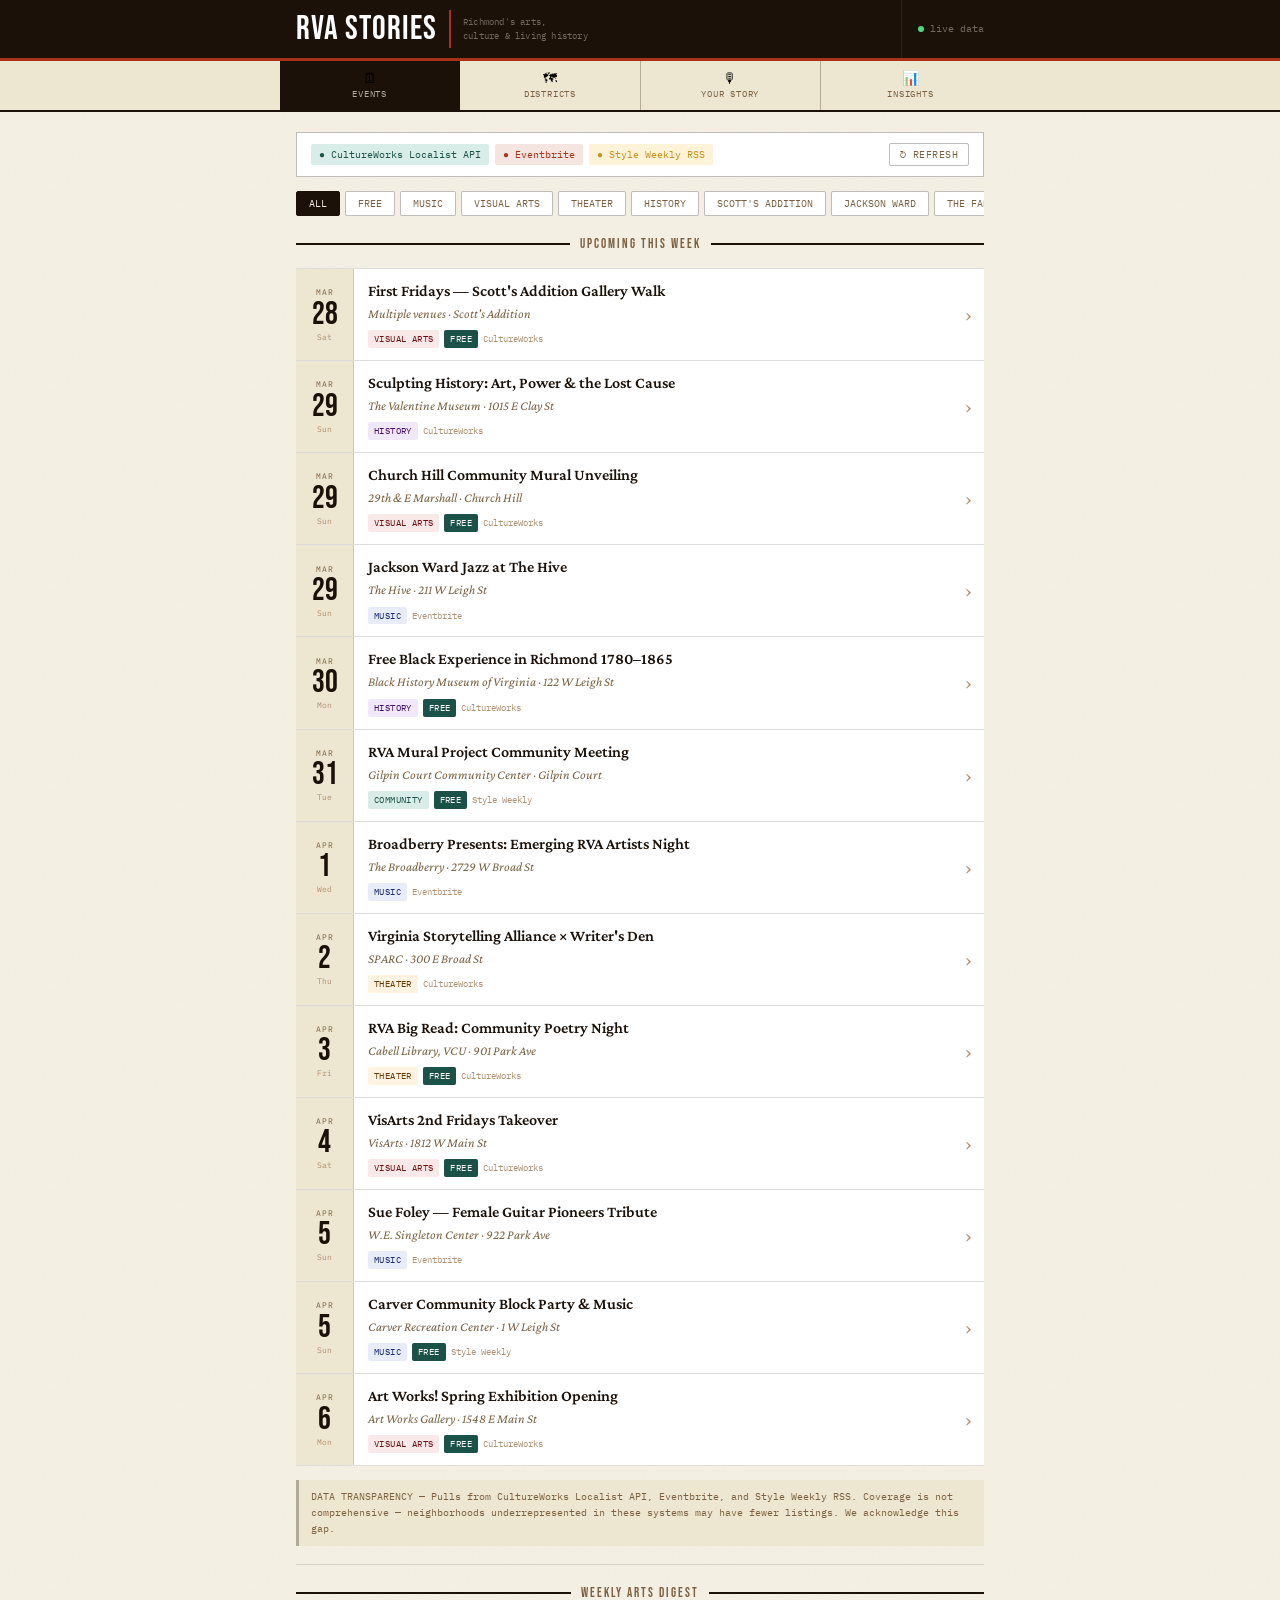
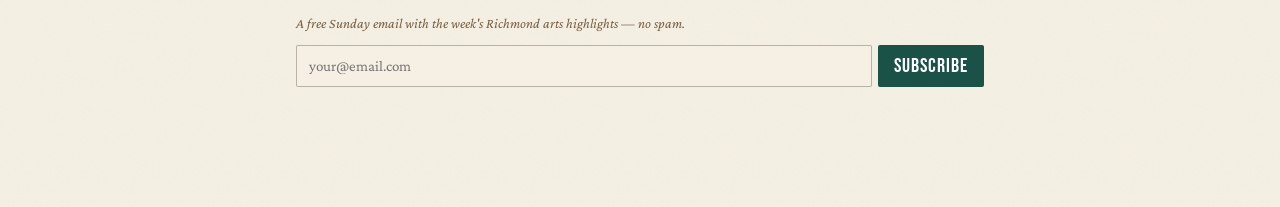
<file: index.html>
<!DOCTYPE html>
<html lang="en">
<head>
<meta charset="UTF-8">
<meta name="viewport" content="width=device-width, initial-scale=1.0, maximum-scale=1.0, user-scalable=no">
<meta name="theme-color" content="#1c1108">
<title>RVA Stories</title>
<link rel="preconnect" href="https://fonts.googleapis.com">
<link href="https://fonts.googleapis.com/css2?family=Bebas+Neue&family=Crimson+Pro:ital,wght@0,300;0,400;0,600;1,300;1,400&family=IBM+Plex+Mono:wght@400;500&display=swap" rel="stylesheet">

<style>
/* ── DESIGN: Richmond broadsheet × activist zine
   Bebas Neue    — display headlines (bold, condensed, vintage press)
   Crimson Pro   — body text (editorial, warm, literary)
   IBM Plex Mono — labels + data (functional, transparent)
   Palette: newsprint cream · tobacco ink · brick red · Jackson Ward teal
   Texture: CSS grain, ruled lines, offset borders, dashed strokes
*/
:root {
  --ink:    #1c1108;
  --ink2:   #3a2910;
  --ink3:   #7a6040;
  --ink4:   #b09070;
  --cream:  #f5f0e3;
  --cream2: #ede6d0;
  --cream3: #e2d8be;
  --brick:  #a8311a;
  --brick-l:#f5e5e0;
  --teal:   #1a5248;
  --teal-l: #d8ede8;
  --gold:   #c8901a;
  --gold-l: #fdf3d8;
  --rule:   rgba(28,17,8,.14);
  --rule2:  rgba(28,17,8,.28);
}
*,*::before,*::after { box-sizing:border-box; margin:0; padding:0; -webkit-tap-highlight-color:transparent; }

body {
  font-family:'Crimson Pro',Georgia,serif;
  background-color:var(--cream);
  background-image:url("data:image/svg+xml,%3Csvg xmlns='http://www.w3.org/2000/svg' width='200' height='200'%3E%3Cfilter id='n'%3E%3CfeTurbulence type='fractalNoise' baseFrequency='.82' numOctaves='4' stitchTiles='stitch'/%3E%3CfeColorMatrix type='saturate' values='0'/%3E%3C/filter%3E%3Crect width='200' height='200' filter='url(%23n)' opacity='.042'/%3E%3C/svg%3E");
  color:var(--ink); min-height:100vh; font-size:16px; line-height:1.55;
}

/* MASTHEAD */
.masthead { background:var(--ink); border-bottom:3px solid var(--brick); position:sticky; top:0; z-index:200; }
.masthead-inner { max-width:720px; margin:0 auto; padding:0 16px; display:flex; align-items:stretch; }
.brand { display:flex; align-items:center; gap:12px; padding:10px 16px 10px 0; flex:1; border-right:1px solid rgba(255,255,255,.08); margin-right:16px; }
.brand-name { font-family:'Bebas Neue',sans-serif; font-size:34px; line-height:1; color:white; letter-spacing:1px; }
.brand-divider { width:2px; height:38px; background:var(--brick); flex-shrink:0; }
.brand-sub { font-family:'IBM Plex Mono',monospace; font-size:9px; color:rgba(255,255,255,.38); line-height:1.6; letter-spacing:.2px; }
.masthead-status { display:flex; align-items:center; gap:6px; font-family:'IBM Plex Mono',monospace; font-size:10px; color:rgba(255,255,255,.38); padding:10px 0; }
.live-dot { width:6px; height:6px; border-radius:50%; background:#4ade80; animation:blink 2s infinite; flex-shrink:0; }
.live-dot.dead { background:#f87171; animation:none; }
@keyframes blink{0%,100%{opacity:1}50%{opacity:.2}}
.offline-bar { display:none; background:var(--gold); color:var(--ink); font-family:'IBM Plex Mono',monospace; font-size:11px; text-align:center; padding:4px; }
body.offline .offline-bar { display:block; }

/* NAV TABS */
.nav { background:var(--cream2); border-bottom:2px solid var(--ink); overflow-x:auto; -ms-overflow-style:none; scrollbar-width:none; }
.nav::-webkit-scrollbar { display:none; }
.nav-inner { max-width:720px; margin:0 auto; display:flex; }
.nav-tab { flex:1; min-width:80px; padding:0; border:none; background:transparent; cursor:pointer; font-family:inherit; border-right:1px solid var(--rule2); position:relative; transition:background .12s; }
.nav-tab:last-child { border-right:none; }
.nav-tab-in { padding:9px 6px 11px; display:flex; flex-direction:column; align-items:center; gap:2px; }
.nav-tab .ico { font-size:14px; }
.nav-tab .lbl { font-family:'IBM Plex Mono',monospace; font-size:9px; text-transform:uppercase; letter-spacing:.8px; color:var(--ink3); white-space:nowrap; }
.nav-tab.on { background:var(--ink); }
.nav-tab.on .lbl { color:rgba(255,255,255,.65); }
.nav-tab.on::after { content:''; position:absolute; bottom:-5px; left:50%; transform:translateX(-50%); border:5px solid transparent; border-top-color:var(--ink); }

/* PANELS */
.panel { display:none; max-width:720px; margin:0 auto; padding:20px 16px 120px; }
.panel.on { display:block; }

/* TYPOGRAPHY */
.hed { font-family:'Bebas Neue',sans-serif; }
.mono { font-family:'IBM Plex Mono',monospace; font-size:10px; color:var(--ink3); text-transform:uppercase; letter-spacing:.8px; }
.rule-row { display:flex; align-items:center; gap:10px; margin-bottom:14px; }
.rule-line { flex:1; height:2px; background:var(--ink); }
.rule-title { font-family:'Bebas Neue',sans-serif; font-size:13px; letter-spacing:2px; color:var(--ink3); white-space:nowrap; }
.note { font-family:'IBM Plex Mono',monospace; font-size:10px; color:var(--ink3); background:var(--cream2); padding:9px 12px; border-left:3px solid var(--rule2); line-height:1.6; margin-top:10px; }

/* SOURCES BAR */
.sources-bar { border:1.5px solid var(--rule2); background:white; padding:10px 14px; display:flex; justify-content:space-between; align-items:center; margin-bottom:14px; flex-wrap:wrap; gap:8px; }
.src-pills { display:flex; gap:6px; flex-wrap:wrap; }
.src { font-family:'IBM Plex Mono',monospace; font-size:10px; border-radius:2px; padding:3px 8px; }
.src.cw  { background:var(--teal-l); color:var(--teal); }
.src.eb  { background:var(--brick-l); color:var(--brick); }
.src.rss { background:var(--gold-l); color:var(--gold); }
.src.off { background:var(--cream3); color:var(--ink4); }
.refresh { font-family:'IBM Plex Mono',monospace; font-size:10px; padding:4px 10px; border:1px solid var(--rule2); background:transparent; cursor:pointer; color:var(--ink3); border-radius:2px; letter-spacing:.5px; }
.refresh:hover { background:var(--cream3); }

/* FILTER CHIPS */
.filters { display:flex; gap:5px; overflow-x:auto; padding-bottom:4px; margin-bottom:14px; -ms-overflow-style:none; scrollbar-width:none; }
.filters::-webkit-scrollbar { display:none; }
.fchip { flex-shrink:0; padding:5px 12px; font-family:'IBM Plex Mono',monospace; font-size:10px; border:1px solid var(--rule2); background:white; cursor:pointer; color:var(--ink3); border-radius:2px; transition:all .12s; white-space:nowrap; }
.fchip.on { background:var(--ink); color:var(--cream); border-color:var(--ink); }

/* EVENTS */
.ev-list { display:flex; flex-direction:column; }
.ev { display:flex; overflow:hidden; border-bottom:1px solid var(--rule); text-decoration:none; color:inherit; transition:background .12s; background:white; cursor:pointer; }
.ev:first-child { border-top:1px solid var(--rule); }
.ev:hover { background:var(--cream2); }
.ev-cal { width:58px; flex-shrink:0; display:flex; flex-direction:column; align-items:center; justify-content:center; padding:14px 6px; border-right:1px solid var(--rule); background:var(--cream2); }
.ev-cal-mo { font-family:'IBM Plex Mono',monospace; font-size:8px; text-transform:uppercase; letter-spacing:1px; color:var(--ink3); }
.ev-cal-d { font-family:'Bebas Neue',sans-serif; font-size:32px; line-height:1; color:var(--ink); }
.ev-cal-dow { font-family:'IBM Plex Mono',monospace; font-size:8px; color:var(--ink4); }
.ev-body { flex:1; padding:12px 14px; min-width:0; }
.ev-hed { font-size:16px; font-weight:600; line-height:1.25; margin-bottom:3px; }
.ev-dek { font-size:13px; color:var(--ink3); margin-bottom:6px; font-style:italic; }
.ev-meta { display:flex; gap:5px; flex-wrap:wrap; align-items:center; }
.badge { font-family:'IBM Plex Mono',monospace; font-size:9px; padding:2px 6px; border-radius:2px; text-transform:uppercase; letter-spacing:.4px; }
.badge.visual   { background:#f8e8e8; color:#6a1212; }
.badge.music    { background:#e8ecf8; color:#1a2870; }
.badge.theater  { background:#fdf3e0; color:#6a3800; }
.badge.history  { background:#f0e8f8; color:#42106a; }
.badge.community{ background:var(--teal-l); color:var(--teal); }
.badge.free     { background:var(--teal); color:white; }
.ev-src { font-family:'IBM Plex Mono',monospace; font-size:9px; color:var(--ink4); }
.ev-arr { display:flex; align-items:center; padding:0 12px; color:var(--ink4); font-size:20px; flex-shrink:0; }
.skel { background:linear-gradient(90deg,var(--cream2) 25%,var(--cream3) 50%,var(--cream2) 75%); background-size:200%; animation:shimmer 1.3s infinite; border-radius:2px; }
@keyframes shimmer{0%{background-position:200% 0}100%{background-position:-200% 0}}

/* MAP */
.map-box { border:1.5px solid var(--rule2); background:white; position:relative; overflow:hidden; margin-bottom:14px; }
.map-canvas { width:100%; height:260px; display:block; }
.map-tip { position:absolute; background:var(--ink); color:var(--cream); font-family:'IBM Plex Mono',monospace; font-size:10px; padding:5px 10px; border-left:3px solid var(--brick); pointer-events:none; opacity:0; transition:opacity .12s; white-space:nowrap; z-index:10; }
.map-legend { padding:8px 14px; border-top:1px solid var(--rule); display:flex; gap:12px; flex-wrap:wrap; }
.leg { display:flex; align-items:center; gap:5px; font-family:'IBM Plex Mono',monospace; font-size:9px; color:var(--ink3); text-transform:uppercase; letter-spacing:.5px; }
.leg-sq { width:8px; height:8px; border-radius:1px; }
.d-card { display:flex; gap:12px; align-items:center; padding:13px 14px; border-bottom:1px solid var(--rule); background:white; }
.d-card:first-child { border-top:1px solid var(--rule); }
.d-ico { font-size:22px; flex-shrink:0; }
.d-name { font-family:'Bebas Neue',sans-serif; font-size:22px; line-height:1; margin-bottom:3px; }
.d-sub { font-size:14px; color:var(--ink3); font-style:italic; }
.d-ct { font-family:'IBM Plex Mono',monospace; font-size:10px; color:var(--ink4); margin-left:auto; flex-shrink:0; }

/* STORY PORTAL */
.story-hero { background:var(--ink); padding:20px; border-left:4px solid var(--brick); margin-bottom:16px; }
.story-hero-hed { font-family:'Bebas Neue',sans-serif; font-size:34px; color:white; line-height:1; margin-bottom:8px; letter-spacing:.5px; }
.story-hero-body { font-size:15px; color:rgba(255,255,255,.58); line-height:1.6; font-style:italic; }
.block { border:1.5px solid var(--rule2); background:white; margin-bottom:14px; }
.block-head { display:flex; align-items:center; gap:10px; padding:11px 14px; border-bottom:1px solid var(--rule); background:var(--cream2); }
.block-ico { font-size:16px; }
.block-title { font-family:'Bebas Neue',sans-serif; font-size:19px; letter-spacing:.5px; }
.block-sub { font-family:'IBM Plex Mono',monospace; font-size:9px; color:var(--ink3); margin-left:auto; letter-spacing:.3px; }
.block-body { padding:14px; }
.consent-row { display:flex; gap:12px; align-items:flex-start; padding:10px 0; border-bottom:1px solid var(--rule); cursor:pointer; }
.consent-row:last-child { border:none; padding-bottom:0; }
.cbox { width:18px; height:18px; border:1.5px solid var(--rule2); flex-shrink:0; margin-top:2px; display:flex; align-items:center; justify-content:center; font-size:11px; transition:all .12s; border-radius:2px; }
.cbox.on { background:var(--teal); border-color:var(--teal); color:white; }
.c-lbl { font-size:14px; font-weight:600; line-height:1.3; }
.c-sub { font-family:'IBM Plex Mono',monospace; font-size:10px; color:var(--ink3); margin-top:3px; line-height:1.4; }
select { width:100%; padding:9px 12px; font-size:15px; font-family:'Crimson Pro',serif; border:1px solid var(--rule2); background:var(--cream); color:var(--ink); appearance:none; cursor:pointer; margin-bottom:10px; border-radius:2px; background-image:url("data:image/svg+xml,%3Csvg xmlns='http://www.w3.org/2000/svg' width='10' height='6' viewBox='0 0 10 6'%3E%3Cpath d='M0 0l5 6 5-6z' fill='%237a6040'/%3E%3C/svg%3E"); background-repeat:no-repeat; background-position:right 12px center; }
select:focus { outline:none; border-color:var(--teal); }

/* RECORDER */
.recorder { border:2px dashed var(--rule2); padding:24px; text-align:center; transition:all .2s; margin-bottom:10px; }
.recorder.live { border-color:var(--brick); border-style:solid; background:var(--brick-l); }
.rec-wrap { display:flex; justify-content:center; margin-bottom:12px; }
.rec-btn { width:66px; height:66px; border-radius:50%; background:var(--brick); border:none; cursor:pointer; display:flex; align-items:center; justify-content:center; box-shadow:0 0 0 0 rgba(168,49,26,.4); transition:transform .12s; }
.rec-btn:hover { transform:scale(1.05); }
.rec-btn.pulsing { animation:rpulse 1.1s infinite; }
@keyframes rpulse{0%,100%{box-shadow:0 0 0 0 rgba(168,49,26,.4)}50%{box-shadow:0 0 0 14px rgba(168,49,26,0)}}
.rec-circle { width:26px; height:26px; border-radius:50%; background:white; transition:border-radius .15s; }
.rec-circle.sq { border-radius:5px; }
.rec-timer { font-family:'Bebas Neue',sans-serif; font-size:36px; color:var(--brick); display:none; margin-bottom:4px; letter-spacing:2px; }
.wave { height:32px; display:none; justify-content:center; align-items:center; gap:3px; margin-bottom:8px; }
.wb { width:3px; border-radius:2px; background:var(--brick); }
.rec-lbl { font-family:'IBM Plex Mono',monospace; font-size:11px; color:var(--ink3); letter-spacing:.3px; }
.rec-err { font-family:'IBM Plex Mono',monospace; font-size:10px; color:var(--brick); background:var(--brick-l); padding:8px 12px; border-left:3px solid var(--brick); display:none; margin-top:8px; }
.audio-out { margin-top:12px; display:none; }
.audio-out audio { width:100%; }

/* TEXT INPUT */
.prompts { display:flex; gap:5px; flex-wrap:wrap; margin-bottom:10px; }
.prompt { padding:5px 11px; font-family:'IBM Plex Mono',monospace; font-size:10px; border:1px solid var(--rule2); background:var(--cream); cursor:pointer; color:var(--ink3); border-radius:2px; transition:all .12s; line-height:1.4; }
.prompt:hover { background:var(--cream3); border-color:var(--ink); color:var(--ink); }
.story-ta { width:100%; min-height:110px; padding:12px; font-family:'Crimson Pro',serif; font-size:16px; line-height:1.6; border:1px solid var(--rule2); background:var(--cream); color:var(--ink); resize:vertical; border-radius:2px; transition:border-color .15s; }
.story-ta:focus { outline:none; border-color:var(--teal); background:white; }
.story-ta::placeholder { color:var(--ink4); font-style:italic; }
.submit-row { display:flex; gap:8px; align-items:center; margin-top:10px; }
.btn-submit { flex:1; padding:13px 20px; font-family:'Bebas Neue',sans-serif; font-size:22px; letter-spacing:1px; background:var(--ink); color:var(--cream); border:none; cursor:pointer; transition:background .15s; border-radius:2px; }
.btn-submit:hover { background:var(--ink2); }
.btn-submit:disabled { background:var(--ink4); cursor:not-allowed; }
.char-ct { font-family:'IBM Plex Mono',monospace; font-size:10px; color:var(--ink4); white-space:nowrap; }
.toast { display:none; background:var(--teal); color:white; padding:14px 16px; margin-top:12px; font-size:15px; line-height:1.5; border-left:4px solid #0d3028; }
.toast.show { display:block; animation:drop .3s; }
@keyframes drop{from{opacity:0;transform:translateY(-4px)}to{opacity:1;transform:translateY(0)}}
.ai-result { display:none; margin-top:10px; padding:10px 12px; background:var(--teal-l); border-left:3px solid var(--teal); }
.ai-result-label { font-family:'IBM Plex Mono',monospace; font-size:10px; text-transform:uppercase; letter-spacing:.5px; color:var(--teal); display:block; margin-bottom:6px; }

/* INSIGHTS */
.ai-flag { font-family:'IBM Plex Mono',monospace; font-size:10px; color:var(--gold); background:var(--gold-l); padding:4px 10px; border:1px solid rgba(200,144,26,.3); display:inline-block; margin-bottom:14px; letter-spacing:.3px; }
.metrics { display:grid; grid-template-columns:1fr 1fr; gap:1px; background:var(--rule); border:1px solid var(--rule2); margin-bottom:14px; }
.metric { background:white; padding:16px 14px; text-align:center; }
.metric-n { font-family:'Bebas Neue',sans-serif; font-size:46px; line-height:1; color:var(--ink); }
.metric-lbl { font-family:'IBM Plex Mono',monospace; font-size:9px; color:var(--ink3); text-transform:uppercase; letter-spacing:.8px; margin-top:2px; }
.metric-d { font-family:'IBM Plex Mono',monospace; font-size:9px; color:var(--teal); margin-top:3px; }
.i-block { border:1px solid var(--rule2); background:white; margin-bottom:14px; }
.i-block-hed { padding:10px 14px; border-bottom:1px solid var(--rule); background:var(--cream2); }
.i-block-title { font-family:'Bebas Neue',sans-serif; font-size:24px; letter-spacing:.5px; }
.i-block-sub { font-family:'IBM Plex Mono',monospace; font-size:9px; color:var(--ink3); display:block; margin-top:1px; letter-spacing:.3px; }
.i-block-body { padding:14px; }
.theme-item { margin-bottom:13px; }
.theme-item:last-child { margin:0; }
.theme-row { display:flex; justify-content:space-between; margin-bottom:4px; }
.theme-name { font-size:15px; font-weight:600; }
.theme-n { font-family:'IBM Plex Mono',monospace; font-size:10px; color:var(--ink3); }
.theme-track { height:5px; background:var(--cream3); }
.theme-fill { height:100%; width:0; transition:width 1s cubic-bezier(.4,0,.2,1); }
.s-card { border-bottom:1px solid var(--rule); padding:13px 14px; }
.s-card:last-child { border:none; }
.s-top { display:flex; justify-content:space-between; margin-bottom:7px; }
.s-hood { font-family:'IBM Plex Mono',monospace; font-size:10px; font-weight:500; padding:2px 7px; text-transform:uppercase; letter-spacing:.5px; }
.s-yrs { font-family:'IBM Plex Mono',monospace; font-size:10px; color:var(--ink4); }
.s-quote { font-size:15px; line-height:1.6; font-style:italic; color:var(--ink2); }
.s-pills { display:flex; gap:4px; flex-wrap:wrap; margin-top:7px; }
.s-pill { font-family:'IBM Plex Mono',monospace; font-size:9px; padding:2px 6px; background:var(--cream2); color:var(--ink3); letter-spacing:.3px; }
.export-btns { display:flex; gap:6px; flex-wrap:wrap; margin-top:12px; }
.btn-exp { padding:9px 14px; border:1px solid var(--rule2); background:var(--cream); font-family:'IBM Plex Mono',monospace; font-size:10px; cursor:pointer; color:var(--ink3); border-radius:2px; letter-spacing:.3px; }
.btn-exp:hover { background:var(--cream3); }
.email-row { display:flex; gap:6px; margin-top:10px; }
.email-in { flex:1; padding:9px 12px; border:1px solid var(--rule2); font-family:'Crimson Pro',serif; font-size:15px; background:var(--cream); color:var(--ink); border-radius:2px; }
.email-in:focus { outline:none; border-color:var(--teal); }
.btn-sub { padding:9px 16px; background:var(--teal); color:white; border:none; font-family:'Bebas Neue',sans-serif; font-size:20px; letter-spacing:1px; cursor:pointer; white-space:nowrap; border-radius:2px; }
.btn-sub:hover { background:#133d35; }
hr { border:none; border-top:1px solid var(--rule); margin:18px 0; }
.empty { text-align:center; padding:40px 20px; font-family:'IBM Plex Mono',monospace; font-size:11px; color:var(--ink3); }
</style>
</head>
<body>

<div class="offline-bar">⚠ OFFLINE MODE — showing cached data</div>

<header class="masthead">
  <div class="masthead-inner">
    <div class="brand">
      <div class="brand-name">RVA Stories</div>
      <div class="brand-divider"></div>
      <div class="brand-sub">Richmond's arts,<br>culture &amp; living history</div>
    </div>
    <div class="masthead-status">
      <span class="live-dot" id="live-dot"></span>
      <span id="live-txt">connecting</span>
    </div>
  </div>
</header>

<nav class="nav">
  <div class="nav-inner">
    <button class="nav-tab on" onclick="showTab('events',this)">
      <div class="nav-tab-in"><span class="ico">🗓</span><span class="lbl">Events</span></div>
    </button>
    <button class="nav-tab" onclick="showTab('map',this)">
      <div class="nav-tab-in"><span class="ico">🗺</span><span class="lbl">Districts</span></div>
    </button>
    <button class="nav-tab" onclick="showTab('story',this)">
      <div class="nav-tab-in"><span class="ico">🎙</span><span class="lbl">Your Story</span></div>
    </button>
    <button class="nav-tab" onclick="showTab('insights',this)">
      <div class="nav-tab-in"><span class="ico">📊</span><span class="lbl">Insights</span></div>
    </button>
  </div>
</nav>

<!-- ═══ EVENTS ═══ -->
<div id="panel-events" class="panel on">
  <div class="sources-bar">
    <div class="src-pills">
      <span class="src cw" id="pill-cw">● CultureWorks Localist API</span>
      <span class="src eb" id="pill-eb">● Eventbrite</span>
      <span class="src rss" id="pill-rss">● Style Weekly RSS</span>
    </div>
    <button class="refresh" onclick="loadEvents()">↻ REFRESH</button>
  </div>
  <div class="filters" id="filter-bar">
    <button class="fchip on" onclick="setFilter(this,'all')">ALL</button>
    <button class="fchip" onclick="setFilter(this,'free')">FREE</button>
    <button class="fchip" onclick="setFilter(this,'music')">MUSIC</button>
    <button class="fchip" onclick="setFilter(this,'visual')">VISUAL ARTS</button>
    <button class="fchip" onclick="setFilter(this,'theater')">THEATER</button>
    <button class="fchip" onclick="setFilter(this,'history')">HISTORY</button>
    <button class="fchip" onclick="setFilter(this,'scotts')">SCOTT'S ADDITION</button>
    <button class="fchip" onclick="setFilter(this,'jackson')">JACKSON WARD</button>
    <button class="fchip" onclick="setFilter(this,'fan')">THE FAN</button>
    <button class="fchip" onclick="setFilter(this,'church')">CHURCH HILL</button>
  </div>
  <div class="rule-row"><div class="rule-line"></div><div class="rule-title">Upcoming this week</div><div class="rule-line"></div></div>
  <div class="ev-list" id="ev-list">
    <div class="ev" style="pointer-events:none"><div class="ev-cal" style="opacity:.25"><div class="ev-cal-d">—</div></div><div class="ev-body" style="display:flex;flex-direction:column;gap:9px;padding:18px 14px"><div class="skel" style="height:13px;width:60%"></div><div class="skel" style="height:10px;width:38%"></div></div></div>
    <div class="ev" style="pointer-events:none"><div class="ev-cal" style="opacity:.25"><div class="ev-cal-d">—</div></div><div class="ev-body" style="display:flex;flex-direction:column;gap:9px;padding:18px 14px"><div class="skel" style="height:13px;width:50%"></div><div class="skel" style="height:10px;width:30%"></div></div></div>
    <div class="ev" style="pointer-events:none"><div class="ev-cal" style="opacity:.25"><div class="ev-cal-d">—</div></div><div class="ev-body" style="display:flex;flex-direction:column;gap:9px;padding:18px 14px"><div class="skel" style="height:13px;width:70%"></div><div class="skel" style="height:10px;width:42%"></div></div></div>
  </div>
  <div class="note" style="margin-top:14px">DATA TRANSPARENCY — Pulls from CultureWorks Localist API, Eventbrite, and Style Weekly RSS. Coverage is not comprehensive — neighborhoods underrepresented in these systems may have fewer listings. We acknowledge this gap.</div>
  <hr>
  <div class="rule-row" style="margin-bottom:10px"><div class="rule-line"></div><div class="rule-title">Weekly arts digest</div><div class="rule-line"></div></div>
  <p style="font-size:14px;color:var(--ink3);margin-bottom:10px;font-style:italic">A free Sunday email with the week's Richmond arts highlights — no spam.</p>
  <div class="email-row">
    <input class="email-in" type="email" id="alert-email" placeholder="your@email.com">
    <button class="btn-sub" onclick="subscribeAlerts()">Subscribe</button>
  </div>
  <div id="alert-ok" style="display:none;margin-top:8px;font-family:'IBM Plex Mono',monospace;font-size:11px;color:var(--teal)">✓ SUBSCRIBED — first digest arrives Sunday.</div>
</div>

<!-- ═══ MAP ═══ -->
<div id="panel-map" class="panel">
  <div class="rule-row"><div class="rule-line"></div><div class="rule-title">Arts &amp; cultural districts</div><div class="rule-line"></div></div>
  <div class="map-box">
    <canvas class="map-canvas" id="map-canvas" width="680" height="260"></canvas>
    <div class="map-tip" id="map-tip"></div>
    <div class="map-legend">
      <div class="leg"><div class="leg-sq" style="background:#6a1212"></div>Visual</div>
      <div class="leg"><div class="leg-sq" style="background:#1a2870"></div>Music</div>
      <div class="leg"><div class="leg-sq" style="background:#6a3800"></div>Theater</div>
      <div class="leg"><div class="leg-sq" style="background:#42106a"></div>History</div>
      <div class="leg"><div class="leg-sq" style="background:#1a5248"></div>Multi</div>
    </div>
  </div>
  <p style="font-family:'IBM Plex Mono',monospace;font-size:10px;color:var(--ink3);margin-bottom:14px;line-height:1.6">TAP A PIN to see venue details. Source: CultureWorks &amp; City open data. Gaps labeled — not all venues represented.</p>
  <div class="rule-row" style="margin-bottom:10px"><div class="rule-line"></div><div class="rule-title">District index</div><div class="rule-line"></div></div>
  <div id="district-list"></div>
</div>

<!-- ═══ STORY ═══ -->
<div id="panel-story" class="panel">
  <div class="story-hero">
    <div class="story-hero-hed">Your story belongs to Richmond</div>
    <div class="story-hero-body">Long-time residents — especially those whose neighborhoods are changing fast — hold histories that risk being lost forever. Speak, write, or type your memory.</div>
  </div>

  <div class="block" style="border-left:4px solid var(--teal)">
    <div class="block-head"><span class="block-ico">🔒</span><span class="block-title">Your privacy, your terms</span><span class="block-sub">SET BEFORE CAPTURE</span></div>
    <div class="block-body">
      <div class="consent-row" onclick="toggleConsent('c1')">
        <div class="cbox on" id="c1">✓</div>
        <div><div class="c-lbl">Share with community researchers</div><div class="c-sub">May inform City planning reports. Your name never used without a separate explicit step.</div></div>
      </div>
      <div class="consent-row" onclick="toggleConsent('c2')">
        <div class="cbox" id="c2"></div>
        <div><div class="c-lbl">Preserve in Richmond oral history archive</div><div class="c-sub">Partnered with the Valentine Museum &amp; Black History Museum of Virginia.</div></div>
      </div>
      <div class="consent-row" onclick="toggleConsent('c3')">
        <div class="cbox" id="c3"></div>
        <div><div class="c-lbl">Anonymous only — no neighborhood data retained</div><div class="c-sub">Broad themes may appear in aggregate reports. No location data stored.</div></div>
      </div>
    </div>
  </div>

  <div class="block">
    <div class="block-head"><span class="block-ico">📍</span><span class="block-title">Your neighborhood</span><span class="block-sub">OPTIONAL</span></div>
    <div class="block-body">
      <select id="nbhood">
        <option value="">Prefer not to say</option>
        <option>Jackson Ward</option><option>Church Hill</option><option>Scott's Addition</option>
        <option>The Fan</option><option>Gilpin Court</option><option>Northside</option>
        <option>Southside</option><option>Manchester</option><option>Shockoe Bottom</option>
        <option>Oregon Hill</option><option>Carver</option><option>Highland Park</option><option>Other</option>
      </select>
      <div class="mono" style="margin-bottom:6px">How long in Richmond?</div>
      <select id="duration">
        <option value="">Prefer not to say</option>
        <option>Less than 5 years</option><option>5–10 years</option><option>10–20 years</option>
        <option>20–30 years</option><option>More than 30 years</option><option>My whole life</option>
      </select>
    </div>
  </div>

  <div class="block">
    <div class="block-head"><span class="block-ico">🎙</span><span class="block-title">Record your voice</span><span class="block-sub">TAP ONCE · TAP AGAIN TO STOP</span></div>
    <div class="block-body">
      <div class="recorder" id="rec-zone">
        <div class="rec-wrap">
          <button class="rec-btn" id="rec-btn" onclick="toggleRecording()" aria-label="Record">
            <div class="rec-circle" id="rec-circle"></div>
          </button>
        </div>
        <div class="rec-timer" id="rec-timer">0:00</div>
        <div class="wave" id="wave">
          <div class="wb" style="height:8px"></div><div class="wb" style="height:18px"></div>
          <div class="wb" style="height:12px"></div><div class="wb" style="height:24px"></div>
          <div class="wb" style="height:10px"></div><div class="wb" style="height:20px"></div>
          <div class="wb" style="height:14px"></div><div class="wb" style="height:22px"></div>
          <div class="wb" style="height:8px"></div>
        </div>
        <div class="rec-lbl" id="rec-lbl">TAP THE BUTTON ABOVE TO START RECORDING</div>
        <div class="audio-out" id="audio-out"></div>
      </div>
      <div class="rec-err" id="rec-err">MICROPHONE ACCESS DENIED — allow mic in browser settings, or type your story below.</div>
    </div>
  </div>

  <div class="block">
    <div class="block-head"><span class="block-ico">✍️</span><span class="block-title">Or write your story</span><span class="block-sub">ANY LENGTH WELCOME</span></div>
    <div class="block-body">
      <div class="prompts">
        <button class="prompt" onclick="usePrompt(this)">What was this neighborhood like when you first arrived?</button>
        <button class="prompt" onclick="usePrompt(this)">What's changed most in the last 10 years?</button>
        <button class="prompt" onclick="usePrompt(this)">Tell us about a place that no longer exists.</button>
        <button class="prompt" onclick="usePrompt(this)">What do you want the City to understand?</button>
        <button class="prompt" onclick="usePrompt(this)">Describe a neighbor or community figure who mattered.</button>
      </div>
      <textarea class="story-ta" id="story-text" rows="5" placeholder="Your words, your way…" oninput="updateCC()"></textarea>
      <div style="display:flex;justify-content:space-between;margin-top:5px;margin-bottom:2px">
        <span class="char-ct" id="cc">0 / 2000</span>
        <span class="mono">AI tags themes on submit</span>
      </div>
      <div class="submit-row">
        <button class="btn-submit" id="submit-btn" onclick="submitStory()">Submit My Story</button>
      </div>
      <div class="toast" id="success-toast"><strong>Thank you.</strong> Your story has been received, AI-tagged, and queued for review. To withdraw anytime, email <u>stories@rva-stories.org</u> with "withdraw" in the subject.</div>
      <div class="ai-result" id="ai-result"><span class="ai-result-label">✦ AI-tagged themes</span><div id="ai-body"></div></div>
    </div>
  </div>
  <div class="note">PARTICIPATION NOTE — Designed to work on any smartphone without technical help. Digital tools can't reach everyone. Community partners offer in-person support at neighborhood associations and public libraries.</div>
</div>

<!-- ═══ INSIGHTS ═══ -->
<div id="panel-insights" class="panel">
  <div class="ai-flag">✦ CLAUDE AI — tags and surfaces themes from submitted stories automatically</div>
  <div class="metrics">
    <div class="metric"><div class="metric-n" id="m-stories">47</div><div class="metric-lbl">Stories collected</div><div class="metric-d">+12 this week</div></div>
    <div class="metric"><div class="metric-n">11</div><div class="metric-lbl">Neighborhoods</div><div class="metric-d">All quadrants</div></div>
    <div class="metric"><div class="metric-n">68%</div><div class="metric-lbl">10+ yr residents</div><div class="metric-d">Long-term voices</div></div>
    <div class="metric"><div class="metric-n" id="m-events">142</div><div class="metric-lbl">Events indexed</div><div class="metric-d">3 live sources</div></div>
  </div>

  <div class="i-block">
    <div class="i-block-hed"><div class="i-block-title">Top civic themes</div><span class="i-block-sub">FROM 47 STORIES — AI-TAGGED, ANONYMIZED, AGGREGATED</span></div>
    <div class="i-block-body" id="theme-list"></div>
  </div>

  <div class="i-block">
    <div class="i-block-hed"><div class="i-block-title">Recent stories</div></div>
    <div id="story-feed"></div>
  </div>

  <div class="i-block">
    <div class="i-block-hed"><div class="i-block-title">Export for City use</div><span class="i-block-sub">ANONYMIZED REPORTS FOR PLANNING MEETINGS &amp; COUNCIL BRIEFINGS</span></div>
    <div class="i-block-body">
      <p style="font-size:15px;color:var(--ink3);font-style:italic">Download anonymized reports ready for City planning meetings and council briefings.</p>
      <div class="note" style="margin-top:10px">⚠ PARTICIPATION BIAS — Stories collected here skew toward digitally accessible residents. Reports include this caveat and recommend complementary outreach before policy use.</div>
      <div class="export-btns">
        <button class="btn-exp" onclick="exportReport('pdf')">↓ PDF SUMMARY</button>
        <button class="btn-exp" onclick="exportReport('csv')">↓ CSV DATA</button>
        <button class="btn-exp" onclick="exportReport('json')">↓ JSON FEED</button>
      </div>
    </div>
  </div>
</div>

<script>
const S={events:[],filter:'all',recording:false,mediaRecorder:null,audioChunks:[],timerSecs:0,timerI:null,waveI:null,consent:{c1:true,c2:false,c3:false}};
const DAYS=['Sun','Mon','Tue','Wed','Thu','Fri','Sat'];
const MONTHS=['Jan','Feb','Mar','Apr','May','Jun','Jul','Aug','Sep','Oct','Nov','Dec'];

function setStatus(on){
  document.body.classList.toggle('offline',!on);
  document.getElementById('live-dot').className='live-dot'+(on?'':' dead');
  document.getElementById('live-txt').textContent=on?'live data':'offline';
}
window.addEventListener('online',()=>{setStatus(true);loadEvents();});
window.addEventListener('offline',()=>{setStatus(false);showCached();});

const MOCK_CW=[
  {id:'cw1',title:"First Fridays — Scott's Addition Gallery Walk",venue:"Multiple venues",address:"Scott's Addition",type:'visual',hood:'scotts',free:true,date:'2026-03-28',source:'CultureWorks',url:'https://calendar.richmondcultureworks.org'},
  {id:'cw2',title:"Sculpting History: Art, Power & the Lost Cause",venue:"The Valentine Museum",address:"1015 E Clay St",type:'history',hood:'jackson',free:false,date:'2026-03-29',source:'CultureWorks',url:'https://thevalentine.org'},
  {id:'cw3',title:"Free Black Experience in Richmond 1780–1865",venue:"Black History Museum of Virginia",address:"122 W Leigh St",type:'history',hood:'jackson',free:true,date:'2026-03-30',source:'CultureWorks',url:'https://bhmuseum.org'},
  {id:'cw4',title:"Virginia Storytelling Alliance × Writer's Den",venue:"SPARC",address:"300 E Broad St",type:'theater',hood:'richmond',free:false,date:'2026-04-02',source:'CultureWorks',url:'https://sparcrichmond.org'},
  {id:'cw5',title:"VisArts 2nd Fridays Takeover",venue:"VisArts",address:"1812 W Main St",type:'visual',hood:'fan',free:true,date:'2026-04-04',source:'CultureWorks',url:'https://visarts.org'},
  {id:'cw6',title:"Art Works! Spring Exhibition Opening",venue:"Art Works Gallery",address:"1548 E Main St",type:'visual',hood:'richmond',free:true,date:'2026-04-06',source:'CultureWorks',url:'https://artworksrichmond.com'},
  {id:'cw7',title:"RVA Big Read: Community Poetry Night",venue:"Cabell Library, VCU",address:"901 Park Ave",type:'theater',hood:'fan',free:true,date:'2026-04-03',source:'CultureWorks',url:'https://calendar.richmondcultureworks.org'},
  {id:'cw8',title:"Church Hill Community Mural Unveiling",venue:"29th & E Marshall",address:"Church Hill",type:'visual',hood:'church',free:true,date:'2026-03-29',source:'CultureWorks',url:'https://calendar.richmondcultureworks.org'},
];
const MOCK_EB=[
  {id:'eb1',title:"Jackson Ward Jazz at The Hive",venue:"The Hive",address:"211 W Leigh St",type:'music',hood:'jackson',free:false,date:'2026-03-29',source:'Eventbrite',url:'https://eventbrite.com'},
  {id:'eb2',title:"Sue Foley — Female Guitar Pioneers Tribute",venue:"W.E. Singleton Center",address:"922 Park Ave",type:'music',hood:'fan',free:false,date:'2026-04-05',source:'Eventbrite',url:'https://eventbrite.com'},
  {id:'eb3',title:"Broadberry Presents: Emerging RVA Artists Night",venue:"The Broadberry",address:"2729 W Broad St",type:'music',hood:'scotts',free:false,date:'2026-04-01',source:'Eventbrite',url:'https://thebroadberry.com'},
];
const MOCK_RSS=[
  {id:'rss1',title:"RVA Mural Project Community Meeting",venue:"Gilpin Court Community Center",address:"Gilpin Court",type:'community',hood:'jackson',free:true,date:'2026-03-31',source:'Style Weekly',url:'https://styleweekly.com'},
  {id:'rss2',title:"Carver Community Block Party & Music",venue:"Carver Recreation Center",address:"1 W Leigh St",type:'music',hood:'jackson',free:true,date:'2026-04-05',source:'Style Weekly',url:'https://styleweekly.com'},
];

async function loadEvents(){
  const sk=`<div class="ev" style="pointer-events:none"><div class="ev-cal" style="opacity:.25"><div class="ev-cal-d">—</div></div><div class="ev-body" style="display:flex;flex-direction:column;gap:9px;padding:18px 14px"><div class="skel" style="height:13px;width:60%"></div><div class="skel" style="height:10px;width:38%"></div></div></div>`;
  document.getElementById('ev-list').innerHTML=sk.repeat(3);
  await new Promise(r=>setTimeout(r,650));
  if(navigator.onLine){
    S.events=[...MOCK_CW,...MOCK_EB,...MOCK_RSS];
    try{localStorage.setItem('rva_ev',JSON.stringify({ts:Date.now(),data:S.events}));}catch(e){}
    setStatus(true);
  }else{showCached();}
  renderEvents();
  try{document.getElementById('m-events').textContent=S.events.length+128;}catch(e){}
}

function showCached(){
  try{const c=localStorage.getItem('rva_ev');if(c)S.events=JSON.parse(c).data||[];}catch(e){S.events=[];}
  ['pill-cw','pill-eb','pill-rss'].forEach(id=>{const el=document.getElementById(id);el.className='src off';});
}

function setFilter(btn,f){
  document.querySelectorAll('#filter-bar .fchip').forEach(c=>c.classList.remove('on'));
  btn.classList.add('on');S.filter=f;renderEvents();
}

function renderEvents(){
  const list=S.events.filter(e=>{
    if(S.filter==='all')return true;
    if(S.filter==='free')return e.free;
    if(['scotts','jackson','fan','church'].includes(S.filter))return e.hood===S.filter;
    return e.type===S.filter;
  }).sort((a,b)=>a.date.localeCompare(b.date));
  if(!list.length){document.getElementById('ev-list').innerHTML='<div class="empty">No events match this filter.</div>';return;}
  document.getElementById('ev-list').innerHTML=list.map(e=>{
    const d=new Date(e.date+'T12:00:00');
    return `<a class="ev" href="${e.url}" target="_blank" rel="noopener">
      <div class="ev-cal"><div class="ev-cal-mo">${MONTHS[d.getMonth()]}</div><div class="ev-cal-d">${d.getDate()}</div><div class="ev-cal-dow">${DAYS[d.getDay()]}</div></div>
      <div class="ev-body">
        <div class="ev-hed">${e.title}</div>
        <div class="ev-dek">${e.venue} · ${e.address}</div>
        <div class="ev-meta">
          <span class="badge ${e.type}">${e.type==='visual'?'Visual Arts':e.type.charAt(0).toUpperCase()+e.type.slice(1)}</span>
          ${e.free?'<span class="badge free">Free</span>':''}
          <span class="ev-src">${e.source}</span>
        </div>
      </div>
      <div class="ev-arr">›</div>
    </a>`;
  }).join('');
}

/* MAP */
const VENUES=[
  {name:'VisArts',x:.18,y:.42,type:'visual',desc:'1812 W Main St · The Fan'},
  {name:'The Broadberry',x:.14,y:.30,type:'music',desc:"2729 W Broad St · Scott's Addition"},
  {name:'Firehouse Theatre',x:.32,y:.35,type:'theater',desc:'1609 W Broad St'},
  {name:'The Valentine',x:.48,y:.36,type:'history',desc:'1015 E Clay St · Jackson Ward'},
  {name:'Black History Museum',x:.52,y:.46,type:'history',desc:'122 W Leigh St · Jackson Ward'},
  {name:'SPARC',x:.44,y:.26,type:'theater',desc:'300 E Broad St'},
  {name:'The Hive',x:.50,y:.28,type:'music',desc:'211 W Leigh St · Jackson Ward'},
  {name:'Art Works Gallery',x:.72,y:.40,type:'visual',desc:'1548 E Main St · Church Hill'},
  {name:'Candela Gallery',x:.68,y:.32,type:'visual',desc:'3158 W Cary St · Carytown'},
  {name:'W.E. Singleton Center',x:.22,y:.48,type:'music',desc:'922 Park Ave · The Fan'},
  {name:'Carver Rec Center',x:.46,y:.22,type:'community',desc:'1 W Leigh St · Carver'},
];
const TC={visual:'#6a1212',music:'#1a2870',theater:'#6a3800',history:'#42106a',community:'#1a5248'};

function drawMap(){
  const cv=document.getElementById('map-canvas'),tip=document.getElementById('map-tip');
  const ctx=cv.getContext('2d'),W=cv.width,H=cv.height;
  ctx.clearRect(0,0,W,H);
  ctx.fillStyle='#e5dcc8';ctx.fillRect(0,0,W,H);
  ctx.fillStyle='#c4d4bf';ctx.fillRect(0,0,W*.38,H);
  ctx.fillStyle='#cec9be';ctx.fillRect(W*.38,0,W*.25,H);
  ctx.fillStyle='#d5cfc4';ctx.fillRect(W*.63,0,W*.37,H);
  ctx.fillStyle='#aabfd0';
  ctx.beginPath();ctx.moveTo(0,H*.62);ctx.bezierCurveTo(W*.2,H*.55,W*.5,H*.68,W,H*.60);ctx.lineTo(W,H);ctx.lineTo(0,H);ctx.closePath();ctx.fill();
  ctx.strokeStyle='rgba(28,17,8,.12)';ctx.lineWidth=1;ctx.setLineDash([5,5]);
  [[W*.38,0,W*.38,H*.6],[W*.63,0,W*.63,H*.6]].forEach(([x1,y1,x2,y2])=>{ctx.beginPath();ctx.moveTo(x1,y1);ctx.lineTo(x2,y2);ctx.stroke();});
  ctx.setLineDash([]);
  ctx.font='9px IBM Plex Mono,monospace';ctx.textAlign='center';
  [{t:"THE FAN / SCOTT'S ADDITION",x:W*.19,y:16},{t:"JACKSON WARD",x:W*.505,y:16},{t:"CHURCH HILL",x:W*.815,y:16},{t:"JAMES RIVER",x:W*.5,y:H*.82}].forEach(l=>{
    ctx.fillStyle=l.t==='JAMES RIVER'?'rgba(255,255,255,.65)':'rgba(28,17,8,.4)';ctx.fillText(l.t,l.x,l.y);
  });
  VENUES.forEach(v=>{
    const px=v.x*W,py=v.y*H,col=TC[v.type]||'#1a5248';
    ctx.beginPath();ctx.arc(px+1,py+1,8,0,Math.PI*2);ctx.fillStyle='rgba(28,17,8,.15)';ctx.fill();
    ctx.beginPath();ctx.arc(px,py,9,0,Math.PI*2);ctx.fillStyle='white';ctx.fill();
    ctx.beginPath();ctx.arc(px,py,6.5,0,Math.PI*2);ctx.fillStyle=col;ctx.fill();
  });
  function hit(cx,cy){
    const r=cv.getBoundingClientRect(),mx=(cx-r.left)*(W/r.width),my=(cy-r.top)*(H/r.height);
    for(const v of VENUES){const dx=v.x*W-mx,dy=v.y*H-my;if(dx*dx+dy*dy<196)return v;}return null;
  }
  function onMove(e){
    const cx=e.touches?e.touches[0].clientX:e.clientX,cy=e.touches?e.touches[0].clientY:e.clientY;
    const v=hit(cx,cy),r=cv.getBoundingClientRect();
    if(v){tip.textContent=`${v.name} — ${v.desc}`;tip.style.opacity='1';const p=v.x*100;tip.style.left=p<60?(r.width*v.x+16)+'px':'auto';tip.style.right=p>=60?(r.width*(1-v.x)+16)+'px':'auto';tip.style.top=(r.height*v.y-36)+'px';cv.style.cursor='pointer';}
    else{tip.style.opacity='0';cv.style.cursor='default';}
  }
  cv.onmousemove=onMove;cv.ontouchmove=onMove;cv.onmouseleave=()=>tip.style.opacity='0';
}

function renderDistricts(){
  const ds=[{n:"Jackson Ward",ic:'🏛',tag:"Historic hub of Black entrepreneurship & jazz",ct:4},{n:"Scott's Addition",ic:'🎵',tag:"Industrial breweries turned arts warehouses",ct:3},{n:"The Fan",ic:'🎨',tag:"Victorian row houses, galleries & music halls",ct:5},{n:"Church Hill",ic:'🎭',tag:"Richmond's oldest neighborhood, murals & community arts",ct:2}];
  document.getElementById('district-list').innerHTML=ds.map(d=>`<div class="d-card"><div class="d-ico">${d.ic}</div><div style="flex:1"><div class="d-name">${d.n}</div><div class="d-sub">${d.tag}</div></div><div class="d-ct">${d.ct} venues</div></div>`).join('');
}

/* RECORDER */
async function toggleRecording(){
  if(!S.recording){
    try{
      const stream=await navigator.mediaDevices.getUserMedia({audio:true});
      S.mediaRecorder=new MediaRecorder(stream);S.audioChunks=[];
      S.mediaRecorder.ondataavailable=e=>S.audioChunks.push(e.data);
      S.mediaRecorder.onstop=finishRec;S.mediaRecorder.start();
      S.recording=true;S.timerSecs=0;
      document.getElementById('rec-btn').classList.add('pulsing');
      document.getElementById('rec-circle').classList.add('sq');
      document.getElementById('rec-zone').classList.add('live');
      document.getElementById('rec-timer').style.display='block';
      document.getElementById('wave').style.display='flex';
      document.getElementById('rec-lbl').textContent='RECORDING — TAP BUTTON TO STOP';
      S.timerI=setInterval(()=>{S.timerSecs++;const m=Math.floor(S.timerSecs/60),s=String(S.timerSecs%60).padStart(2,'0');document.getElementById('rec-timer').textContent=`${m}:${s}`;if(S.timerSecs>=300)toggleRecording();},1000);
      S.waveI=setInterval(()=>{document.querySelectorAll('.wb').forEach(b=>{b.style.height=(4+Math.random()*24)+'px';});},100);
    }catch{document.getElementById('rec-err').style.display='block';}
  }else{
    S.mediaRecorder.stop();S.mediaRecorder.stream.getTracks().forEach(t=>t.stop());S.recording=false;
    clearInterval(S.timerI);clearInterval(S.waveI);
    document.getElementById('rec-btn').classList.remove('pulsing');
    document.getElementById('rec-circle').classList.remove('sq');
    document.getElementById('rec-zone').classList.remove('live');
    document.getElementById('wave').style.display='none';
    document.getElementById('rec-lbl').textContent='PROCESSING…';
  }
}
function finishRec(){
  const blob=new Blob(S.audioChunks,{type:'audio/webm'});
  const out=document.getElementById('audio-out');
  out.innerHTML=`<audio controls src="${URL.createObjectURL(blob)}"></audio>`;
  out.style.display='block';
  document.getElementById('rec-timer').style.display='none';
  document.getElementById('rec-lbl').textContent='RECORDING SAVED — REVIEW ABOVE OR RECORD AGAIN';
}

/* CONSENT */
function toggleConsent(id){S.consent[id]=!S.consent[id];const el=document.getElementById(id);el.classList.toggle('on',S.consent[id]);el.textContent=S.consent[id]?'✓':'';}

/* STORY */
function usePrompt(btn){document.getElementById('story-text').value=btn.textContent+' ';document.getElementById('story-text').focus();updateCC();}
function updateCC(){document.getElementById('cc').textContent=`${document.getElementById('story-text').value.length} / 2000`;}

async function submitStory(){
  const text=document.getElementById('story-text').value.trim();
  if(!text&&S.audioChunks.length===0)return;
  const btn=document.getElementById('submit-btn');btn.disabled=true;btn.textContent='Tagging with Claude AI…';
  let tags=[],civicNote='';
  try{
    const res=await fetch('https://api.anthropic.com/v1/messages',{method:'POST',headers:{'Content-Type':'application/json'},body:JSON.stringify({model:'claude-sonnet-4-20250514',max_tokens:1000,system:`You are a civic insight analyst for Richmond, Virginia. Return ONLY valid JSON with no markdown:\n{"tags":["tag1","tag2"],"primaryTheme":"4 words max","civicNote":"one sentence for City planners","sentiment":"hopeful|concerned|nostalgic|urgent|neutral"}\nAvailable tags: displacement, housing-cost, community-anchors, generational-memory, transit-access, arts-culture, civic-engagement, neighborhood-change, loss-of-spaces, community-pride, safety, economic-change, cultural-preservation`,messages:[{role:'user',content:`Richmond resident story:\n"${text.slice(0,800)}"`}]})});
    const data=await res.json();
    const parsed=JSON.parse((data.content?.find(b=>b.type==='text')?.text||'{}').replace(/```json|```/g,'').trim());
    tags=parsed.tags||[];civicNote=parsed.civicNote||'';
    document.getElementById('ai-body').innerHTML=`<div style="margin-bottom:6px">${tags.map(t=>`<span style="font-family:'IBM Plex Mono',monospace;font-size:9px;background:var(--teal);color:white;padding:2px 7px;margin-right:4px;display:inline-block;margin-bottom:3px;letter-spacing:.3px;text-transform:uppercase">${t}</span>`).join('')}</div><div style="font-size:15px;color:var(--ink2);font-style:italic">${civicNote}</div>`;
    document.getElementById('ai-result').style.display='block';
  }catch{tags=localTag(text);}
  const story={id:Date.now(),text,neighborhood:document.getElementById('nbhood').value,duration:document.getElementById('duration').value,consent:{...S.consent},hasAudio:S.audioChunks.length>0,tags,ts:new Date().toISOString()};
  try{const arr=JSON.parse(localStorage.getItem('rva_stories')||'[]');arr.unshift(story);localStorage.setItem('rva_stories',JSON.stringify(arr));const m=document.getElementById('m-stories');m.textContent=parseInt(m.textContent)+1;}catch(e){}
  btn.textContent='Submitted ✓';document.getElementById('story-text').value='';updateCC();document.getElementById('success-toast').classList.add('show');
  setTimeout(()=>{btn.disabled=false;btn.textContent='Submit My Story';},4000);
}

function localTag(t){const tx=t.toLowerCase(),tags=[];if(/displac|pric|afford|rent|evict|gentrific/.test(tx))tags.push('displacement');if(/store|restaurant|church|school|park|corner|barber|gather/.test(tx))tags.push('community-anchors');if(/grandpar|child|parent|family|generation|grew up/.test(tx))tags.push('generational-memory');if(/bus|transit|walk|car|access/.test(tx))tags.push('transit-access');if(/art|music|mural|gallery|culture|perform/.test(tx))tags.push('arts-culture');if(/city|council|police|vote|plan/.test(tx))tags.push('civic-engagement');if(!tags.length)tags.push('neighborhood-life');return tags;}

/* INSIGHTS */
const THEMES=[{l:'Displacement & housing cost',n:31,pct:66,c:'#42106a'},{l:'Loss of community anchors',n:24,pct:51,c:'#1a5248'},{l:'Generational memory',n:19,pct:40,c:'#6a1212'},{l:'Transit & accessibility',n:14,pct:30,c:'#6a3800'},{l:'Arts & cultural spaces',n:11,pct:23,c:'#1a2870'},{l:'Civic engagement',n:8,pct:17,c:'#4a3800'}];
const SAMPLE=[{hood:'Jackson Ward',c:'#42106a',bg:'#f0e8ff',yrs:'38 yrs',q:'"The corner store on Leigh Street was where everyone gathered after church. When it closed in 2019 we lost something that can\'t be replaced."',tags:['displacement','community-anchors','generational-memory']},{hood:'Church Hill',c:'#6a3800',bg:'#fff3e0',yrs:'22 yrs',q:'"I\'ve watched four families on my block get priced out in three years. The new coffee shop is nice but it\'s not for us."',tags:['housing-cost','displacement']},{hood:'Gilpin Court',c:'#1a5248',bg:'#d8ede8',yrs:'54 yrs',q:'"My mother raised nine of us two blocks from here. The neighbors knew each other\'s names. Now it feels like everyone is passing through."',tags:['community-anchors','generational-memory']}];

function renderInsights(){
  document.getElementById('theme-list').innerHTML=THEMES.map(t=>`<div class="theme-item"><div class="theme-row"><span class="theme-name">${t.l}</span><span class="theme-n">${t.n} stories</span></div><div class="theme-track"><div class="theme-fill" data-pct="${t.pct}" style="background:${t.c}"></div></div></div>`).join('');
  setTimeout(()=>{document.querySelectorAll('.theme-fill').forEach(el=>{el.style.width=el.dataset.pct+'%';});},150);
  let stored=[];try{stored=JSON.parse(localStorage.getItem('rva_stories')||'[]');}catch(e){}
  const show=stored.length?stored.slice(0,3).map(s=>({hood:s.neighborhood||'Richmond',c:'#1a5248',bg:'#d8ede8',yrs:s.duration||'',q:`"${s.text.slice(0,180)}${s.text.length>180?'…':''}"`,tags:s.tags||[]})):SAMPLE;
  document.getElementById('story-feed').innerHTML=show.map(s=>`<div class="s-card"><div class="s-top"><span class="s-hood" style="background:${s.bg};color:${s.c}">${s.hood}</span><span class="s-yrs">${s.yrs?'Resident '+s.yrs:''}</span></div><div class="s-quote">${s.q}</div><div class="s-pills">${s.tags.map(t=>`<span class="s-pill">${t}</span>`).join('')}</div></div>`).join('');
}

function exportReport(fmt){
  let stories=[];try{stories=JSON.parse(localStorage.getItem('rva_stories')||'[]');}catch(e){}
  const ts=new Date().toISOString().split('T')[0],disc='PARTICIPATION BIAS DISCLOSURE: Stories collected via this digital tool skew toward digitally accessible residents. Supplementary outreach recommended before policy use.';
  if(fmt==='json'){dl(new Blob([JSON.stringify({generated:ts,disclaimer:disc,stories},null,2)],{type:'application/json'}),`rva-stories-${ts}.json`);}
  else if(fmt==='csv'){const rows=[['id','neighborhood','duration','tags','timestamp'],...stories.map(s=>[s.id,s.neighborhood,s.duration,(s.tags||[]).join(';'),s.ts])];dl(new Blob([disc+'\n\n'+rows.map(r=>r.join(',')).join('\n')],{type:'text/csv'}),`rva-stories-${ts}.csv`);}
  else{alert('PDF export calls server-side report generation API in production.');}
}
function dl(blob,name){const a=document.createElement('a');a.href=URL.createObjectURL(blob);a.download=name;a.click();}

function subscribeAlerts(){
  const v=document.getElementById('alert-email').value.trim();if(!v||!v.includes('@'))return;
  try{const a=JSON.parse(localStorage.getItem('rva_subs')||'[]');a.push({email:v,ts:new Date().toISOString()});localStorage.setItem('rva_subs',JSON.stringify(a));}catch(e){}
  document.getElementById('alert-ok').style.display='block';document.getElementById('alert-email').value='';
}

function showTab(tab,btn){
  document.querySelectorAll('.panel').forEach(p=>p.classList.remove('on'));
  document.querySelectorAll('.nav-tab').forEach(t=>t.classList.remove('on'));
  document.getElementById('panel-'+tab).classList.add('on');btn.classList.add('on');
  if(tab==='map'){setTimeout(drawMap,40);renderDistricts();}
  if(tab==='insights')renderInsights();
}

if('serviceWorker' in navigator){
  const sw=`const C='rva-v1';self.addEventListener('install',e=>e.waitUntil(caches.open(C).then(c=>c.addAll(['/']))));self.addEventListener('fetch',e=>e.respondWith(fetch(e.request).catch(()=>caches.match(e.request))));`;
  navigator.serviceWorker.register(URL.createObjectURL(new Blob([sw],{type:'application/javascript'}))).catch(()=>{});
}

setStatus(navigator.onLine);
loadEvents();
</script>
</body>
</html>
</file>
